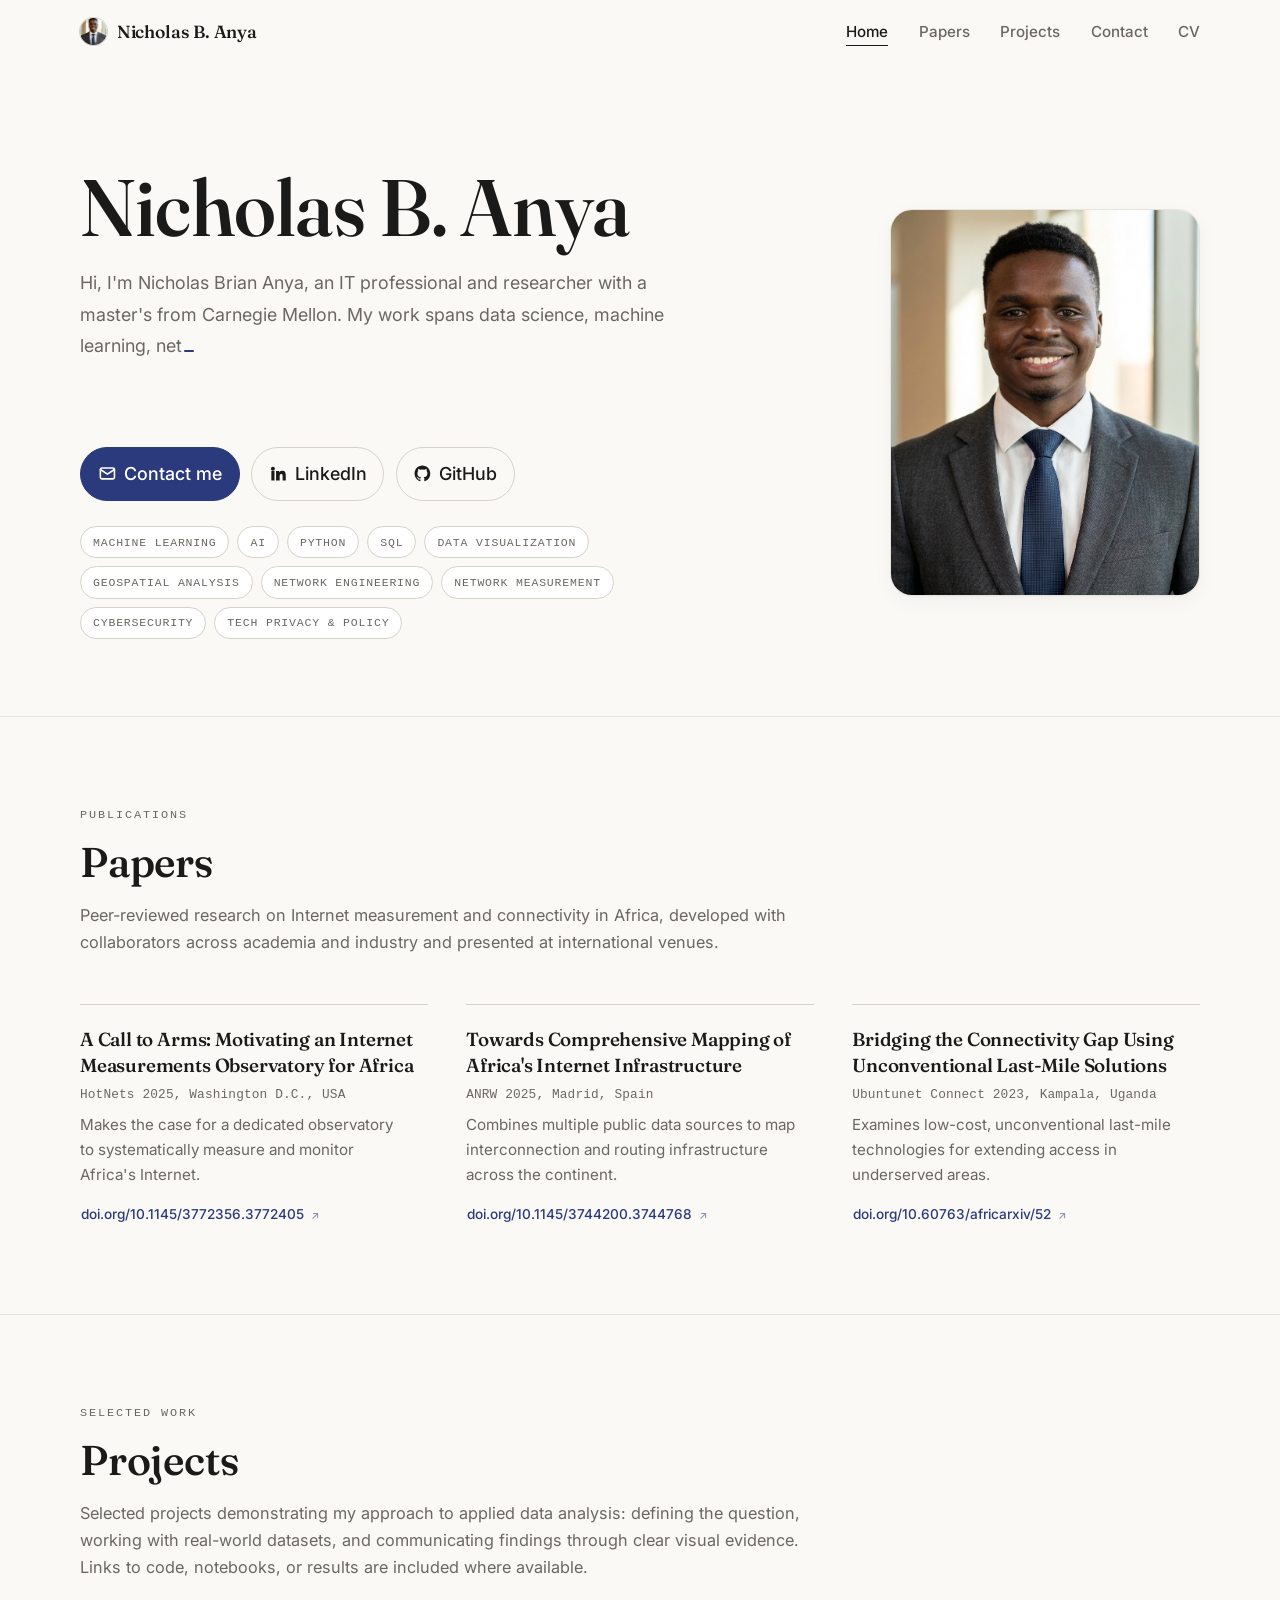
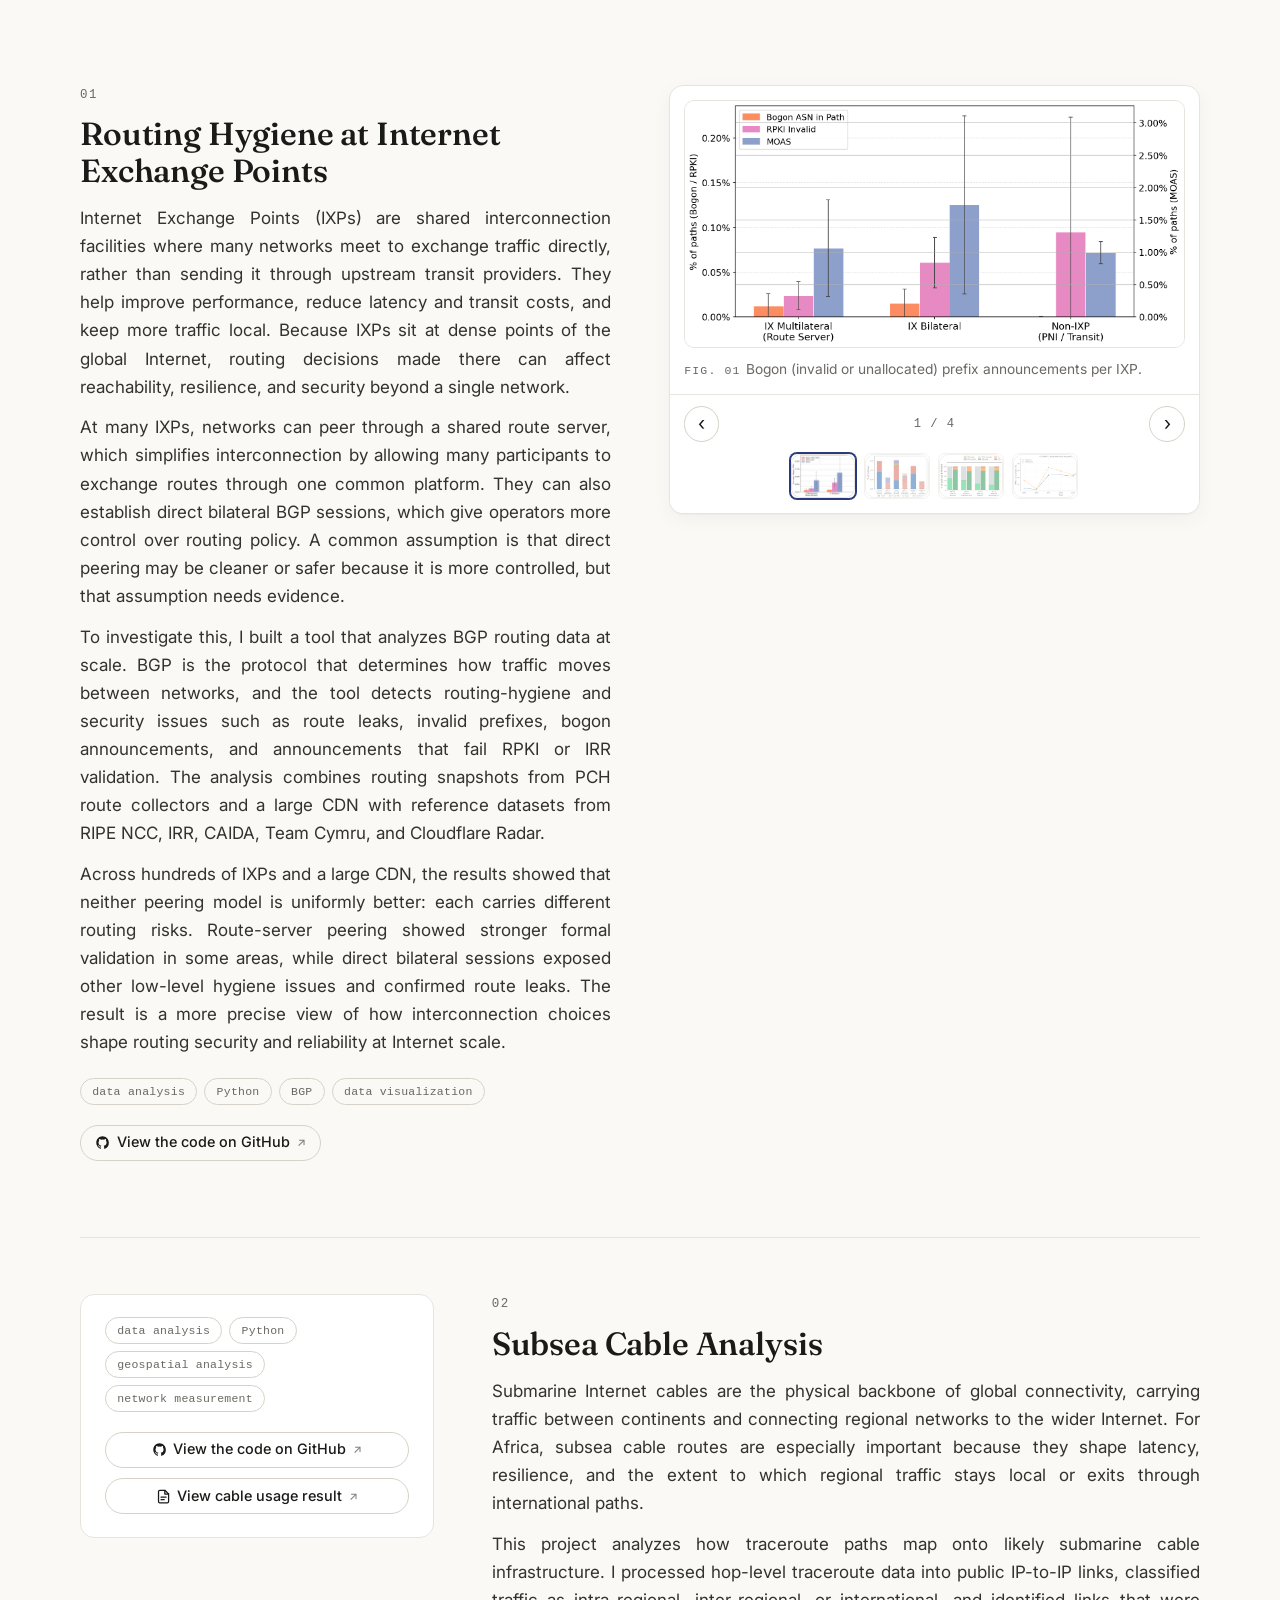
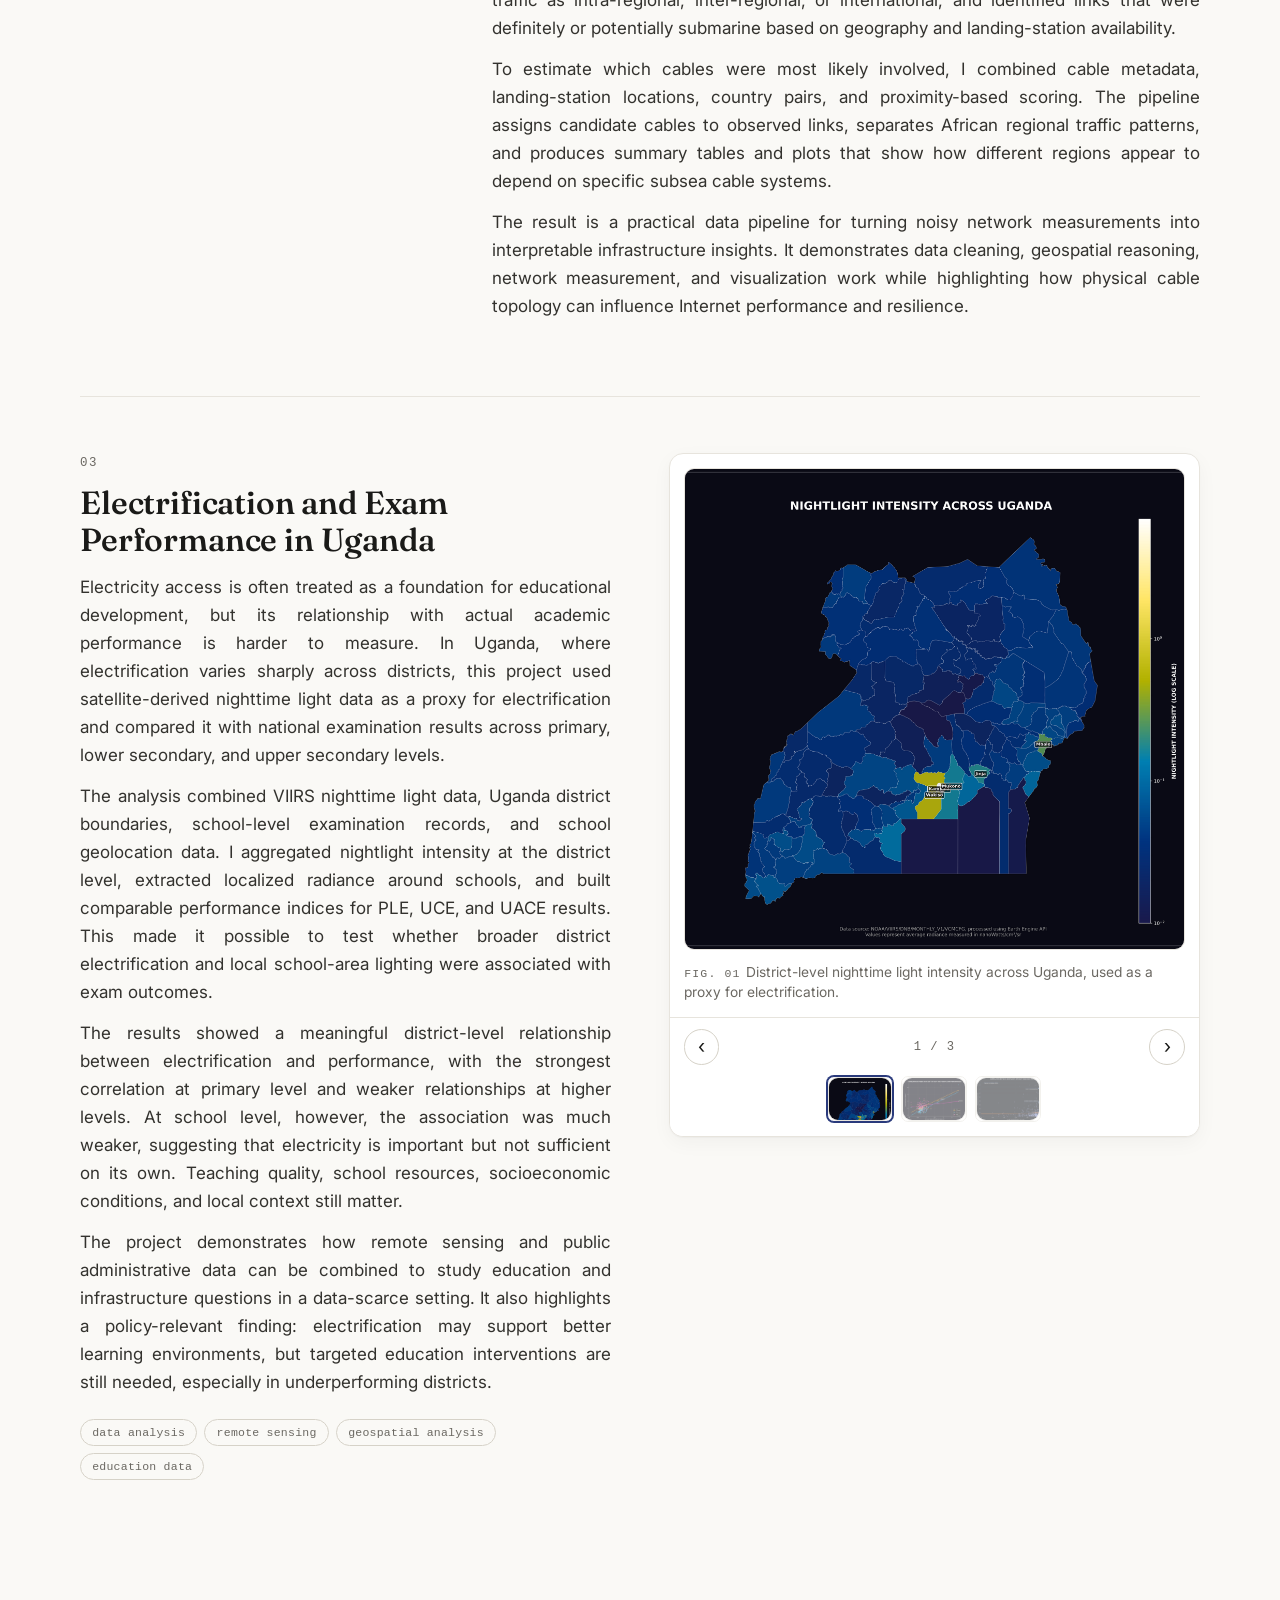
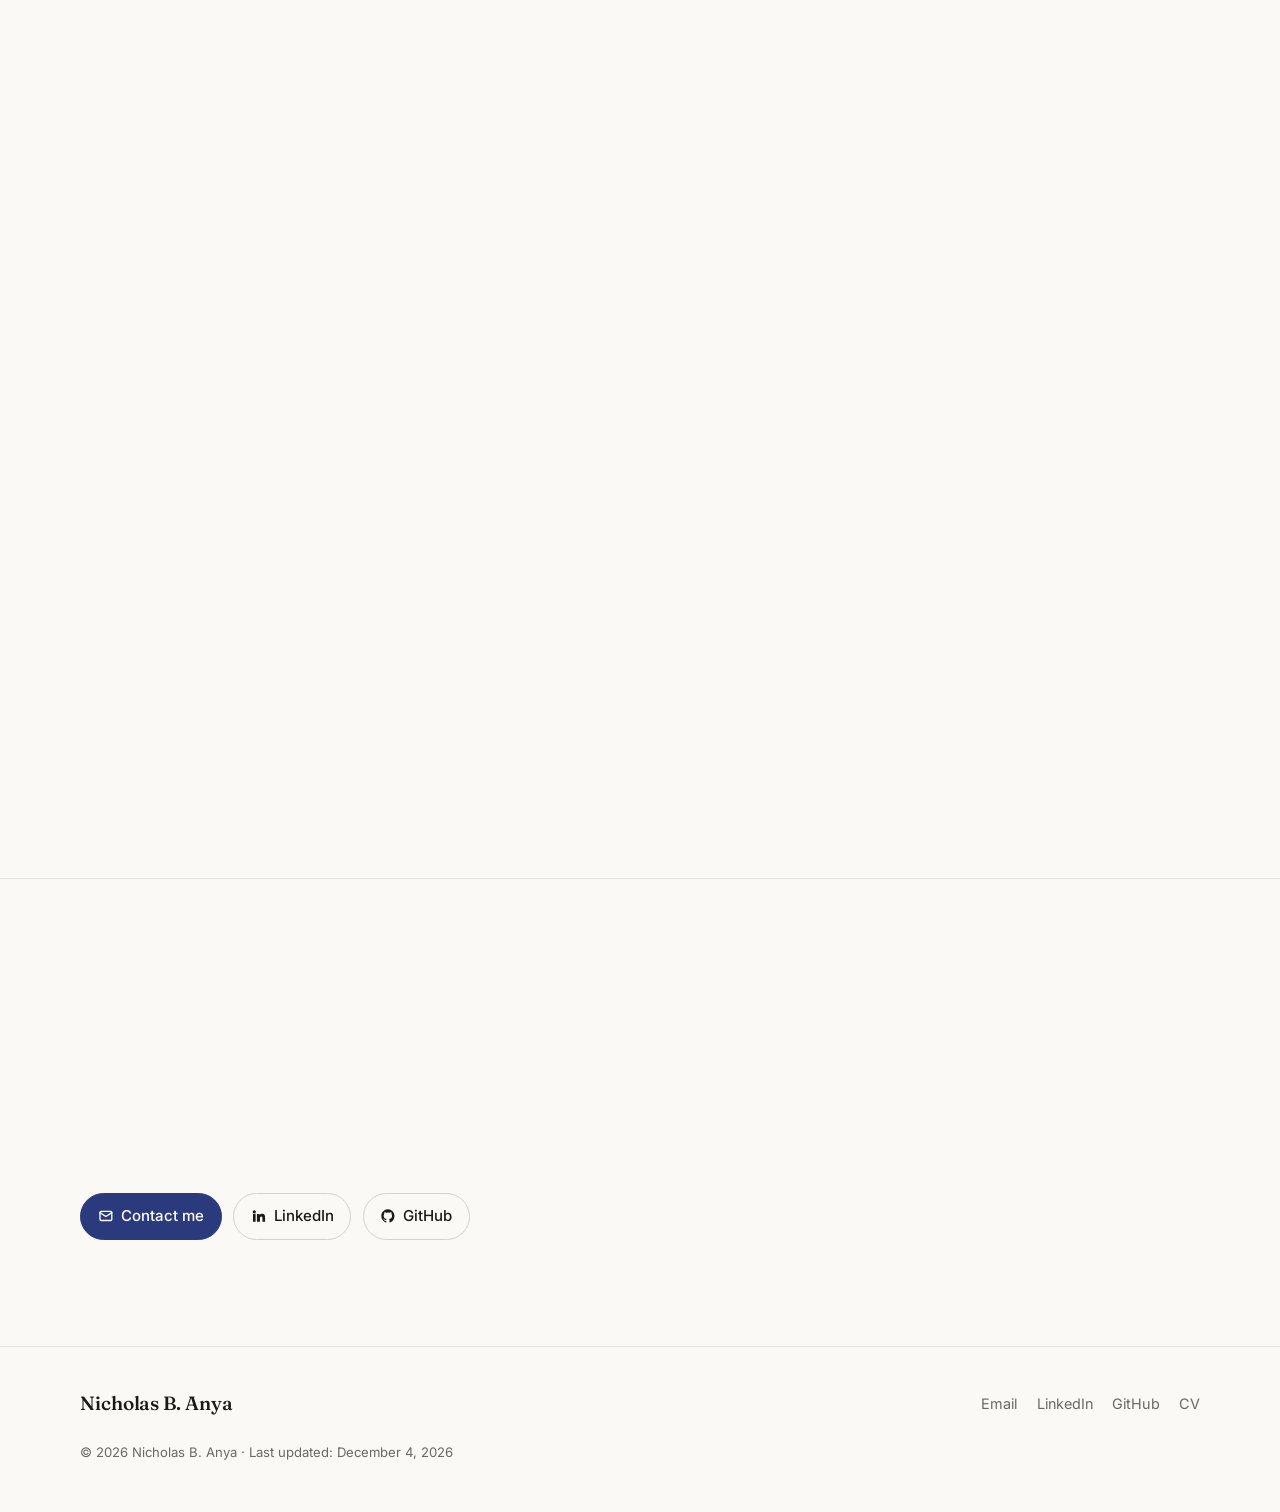
<file: index.html>
<!DOCTYPE html>
<html lang="en">
  <head>
    <meta charset="UTF-8" />
    <meta name="viewport" content="width=device-width, initial-scale=1.0" />
    <title>Nicholas B. Anya</title>
    <meta
      name="description"
      content="Personal portfolio of Nicholas Brian Anya - IT professional with experience across data science, network engineering, telecommunications, and cybersecurity."
    />
    <meta property="og:title" content="Nicholas B. Anya" />
    <meta
      property="og:description"
      content="IT professional with experience across data science, network engineering, telecommunications, and cybersecurity."
    />
    <meta property="og:type" content="website" />
    <meta property="og:url" content="https://nicholasanya.github.io/" />
    <meta property="og:image" content="https://nicholasanya.github.io/assets/img/profile-photo.png" />
    <meta name="theme-color" content="#faf9f6" />
    <meta name="color-scheme" content="light" />
    <link rel="canonical" href="https://nicholasanya.github.io/" />
    <link rel="icon" type="image/png" href="assets/img/profile-photo.png" />
    <link rel="apple-touch-icon" href="assets/img/profile-photo.png" />
    <script type="application/ld+json">
      {
        "@context": "https://schema.org",
        "@type": "Person",
        "name": "Nicholas Brian Anya",
        "url": "https://nicholasanya.github.io/",
        "image": "https://nicholasanya.github.io/assets/img/profile-photo.png",
        "jobTitle": "IT Professional and Researcher",
        "alumniOf": ["Carnegie Mellon University", "Makerere University"],
        "knowsAbout": ["Data Science", "Network Engineering", "Telecommunications", "Cybersecurity"],
        "sameAs": [
          "https://linkedin.com/in/nbanya",
          "https://github.com/NicholasAnya"
        ]
      }
    </script>
    <link rel="preconnect" href="https://fonts.googleapis.com" />
    <link rel="preconnect" href="https://fonts.gstatic.com" crossorigin />
    <link
      href="https://fonts.googleapis.com/css2?family=Inter:wght@400;500;600;700&family=Fraunces:opsz,wght@9..144,450;9..144,550;9..144,600&display=swap"
      rel="stylesheet"
    />
    <link rel="stylesheet" href="assets/css/styles.css?v=20260917" />
  </head>
  <body>
    <a class="skip-link" href="#main">Skip to content</a>
    <header class="site-header">
      <div class="container nav-wrap">
        <a class="brand" href="index.html">
          <span class="brand-photo" aria-hidden="true"></span>
          <span>Nicholas B. Anya</span>
        </a>
        <nav aria-label="Primary">
          <ul class="nav-links">
            <li><a href="#top">Home</a></li>
            <li><a href="#publications">Papers</a></li>
            <li><a href="#projects">Projects</a></li>
            <li><a href="#contact">Contact</a></li>
            <li><a href="NicholasBrianCV.pdf" target="_blank" rel="noopener noreferrer">CV</a></li>
          </ul>
        </nav>
      </div>
      <div class="scroll-progress" aria-hidden="true"></div>
    </header>

    <main id="main">
      <section class="hero" id="top">
        <div class="container">
          <div class="intro">
            <div class="intro-text">
              <h1>Nicholas B. Anya</h1>
              <p data-typewriter>
                Hi, I'm Nicholas Brian Anya, an IT professional and researcher with a master's from Carnegie Mellon.
                My work spans data science, machine learning, network engineering, telecommunications,
                and cybersecurity, shaped by experience across Uganda, Rwanda, and the USA. Welcome,
                take a look around.
              </p>
              <p class="contact-links">
              <a class="btn-primary" href="mailto:anyanicholas@gmail.com">
                <svg class="icon" viewBox="0 0 24 24" aria-hidden="true" fill="none" stroke="currentColor" stroke-width="2" stroke-linecap="round" stroke-linejoin="round"><rect x="3" y="5" width="18" height="14" rx="2" /><path d="m3 7 9 6 9-6" /></svg>
                Contact me
              </a>
              <a href="https://linkedin.com/in/nbanya" target="_blank" rel="noopener noreferrer">
                <svg class="icon" viewBox="0 0 24 24" aria-hidden="true" fill="currentColor"><path d="M4.98 3.5a2.5 2.5 0 1 1 0 5 2.5 2.5 0 0 1 0-5zM3 9h4v12H3zM9 9h3.8v1.7h.05c.53-.95 1.83-1.95 3.77-1.95 4.03 0 4.78 2.5 4.78 5.75V21h-4v-5.3c0-1.26-.02-2.9-1.77-2.9-1.77 0-2.04 1.38-2.04 2.8V21H9z" /></svg>
                LinkedIn
              </a>
              <a href="https://github.com/NicholasAnya" target="_blank" rel="noopener noreferrer">
                <svg class="icon" viewBox="0 0 24 24" aria-hidden="true" fill="currentColor"><path d="M12 2C6.48 2 2 6.58 2 12.25c0 4.53 2.87 8.37 6.84 9.73.5.1.68-.22.68-.49 0-.24-.01-.88-.01-1.73-2.78.62-3.37-1.37-3.37-1.37-.45-1.18-1.11-1.5-1.11-1.5-.91-.64.07-.62.07-.62 1 .07 1.53 1.06 1.53 1.06.89 1.56 2.34 1.11 2.91.85.09-.66.35-1.11.63-1.37-2.22-.26-4.56-1.14-4.56-5.05 0-1.12.39-2.03 1.03-2.74-.1-.26-.45-1.3.1-2.71 0 0 .84-.27 2.75 1.05a9.34 9.34 0 0 1 5 0c1.91-1.32 2.75-1.05 2.75-1.05.55 1.41.2 2.45.1 2.71.64.71 1.03 1.62 1.03 2.74 0 3.92-2.34 4.78-4.57 5.04.36.32.68.94.68 1.9 0 1.37-.01 2.48-.01 2.82 0 .27.18.6.69.49A10.26 10.26 0 0 0 22 12.25C22 6.58 17.52 2 12 2z" /></svg>
                GitHub
              </a>
            </p>
            <ul class="skills-strip" aria-label="Core skills">
              <li>Machine learning</li>
              <li>AI</li>
              <li>Python</li>
              <li>SQL</li>
              <li>Data visualization</li>
              <li>Geospatial analysis</li>
              <li>Network engineering</li>
              <li>Network measurement</li>
              <li>Cybersecurity</li>
              <li>Tech privacy &amp; policy</li>
            </ul>
            </div>
            <div class="intro-media">
              <img
                class="intro-photo"
                src="assets/img/profile-photo.png"
                alt="Portrait of Nicholas Brian Anya"
                width="440"
                height="440"
                fetchpriority="high"
              />
            </div>
          </div>
        </div>
      </section>

      <section class="section" id="publications">
        <div class="container">
          <p class="kicker">Publications</p>
          <h2>Papers</h2>
          <p class="section-note">
            Peer-reviewed research on Internet measurement and connectivity in Africa, developed
            with collaborators across academia and industry and presented at international venues.
          </p>
          <div class="papers-grid">
            <div class="entry">
              <div class="entry-title">
                A Call to Arms: Motivating an Internet Measurements Observatory for Africa
              </div>
              <div class="entry-meta">HotNets 2025, Washington D.C., USA</div>
              <p class="entry-summary">
                Makes the case for a dedicated observatory to systematically measure and monitor
                Africa's Internet.
              </p>
              <div class="entry-links">
                <a href="https://doi.org/10.1145/3772356.3772405" target="_blank" rel="noopener noreferrer"
                  >doi.org/10.1145/3772356.3772405</a
                >
              </div>
            </div>

            <div class="entry">
              <div class="entry-title">
                Towards Comprehensive Mapping of Africa's Internet Infrastructure
              </div>
              <div class="entry-meta">ANRW 2025, Madrid, Spain</div>
              <p class="entry-summary">
                Combines multiple public data sources to map interconnection and routing
                infrastructure across the continent.
              </p>
              <div class="entry-links">
                <a href="https://doi.org/10.1145/3744200.3744768" target="_blank" rel="noopener noreferrer"
                  >doi.org/10.1145/3744200.3744768</a
                >
              </div>
            </div>

            <div class="entry">
              <div class="entry-title">
                Bridging the Connectivity Gap Using Unconventional Last-Mile Solutions
              </div>
              <div class="entry-meta">Ubuntunet Connect 2023, Kampala, Uganda</div>
              <p class="entry-summary">
                Examines low-cost, unconventional last-mile technologies for extending access in
                underserved areas.
              </p>
              <div class="entry-links">
                <a href="https://doi.org/10.60763/africarxiv/52" target="_blank" rel="noopener noreferrer"
                  >doi.org/10.60763/africarxiv/52</a
                >
              </div>
            </div>
          </div>
        </div>
      </section>

      <section class="section" id="projects">
        <div class="container">
          <p class="kicker">Selected Work</p>
          <h2>Projects</h2>
          <p class="section-note">
            Selected projects demonstrating my approach to applied data analysis: defining the
            question, working with real-world datasets, and communicating findings through clear
            visual evidence. Links to code, notebooks, or results are included where available.
          </p>
          <div id="projects-list"></div>
        </div>
      </section>

      <section class="section" id="contact">
        <div class="container">
          <p class="kicker">Contact</p>
          <h2>Get in touch</h2>
          <p class="section-note">
            I'm open to data science and research opportunities, collaborations, and conversations
            about networks, measurement, and data for public impact. Email is the fastest way to
            reach me.
          </p>
          <p class="contact-links">
            <a class="btn-primary" href="mailto:anyanicholas@gmail.com">
              <svg class="icon" viewBox="0 0 24 24" aria-hidden="true" fill="none" stroke="currentColor" stroke-width="2" stroke-linecap="round" stroke-linejoin="round"><rect x="3" y="5" width="18" height="14" rx="2" /><path d="m3 7 9 6 9-6" /></svg>
              Contact me
            </a>
            <a href="https://linkedin.com/in/nbanya" target="_blank" rel="noopener noreferrer">
              <svg class="icon" viewBox="0 0 24 24" aria-hidden="true" fill="currentColor"><path d="M4.98 3.5a2.5 2.5 0 1 1 0 5 2.5 2.5 0 0 1 0-5zM3 9h4v12H3zM9 9h3.8v1.7h.05c.53-.95 1.83-1.95 3.77-1.95 4.03 0 4.78 2.5 4.78 5.75V21h-4v-5.3c0-1.26-.02-2.9-1.77-2.9-1.77 0-2.04 1.38-2.04 2.8V21H9z" /></svg>
              LinkedIn
            </a>
            <a href="https://github.com/NicholasAnya" target="_blank" rel="noopener noreferrer">
              <svg class="icon" viewBox="0 0 24 24" aria-hidden="true" fill="currentColor"><path d="M12 2C6.48 2 2 6.58 2 12.25c0 4.53 2.87 8.37 6.84 9.73.5.1.68-.22.68-.49 0-.24-.01-.88-.01-1.73-2.78.62-3.37-1.37-3.37-1.37-.45-1.18-1.11-1.5-1.11-1.5-.91-.64.07-.62.07-.62 1 .07 1.53 1.06 1.53 1.06.89 1.56 2.34 1.11 2.91.85.09-.66.35-1.11.63-1.37-2.22-.26-4.56-1.14-4.56-5.05 0-1.12.39-2.03 1.03-2.74-.1-.26-.45-1.3.1-2.71 0 0 .84-.27 2.75 1.05a9.34 9.34 0 0 1 5 0c1.91-1.32 2.75-1.05 2.75-1.05.55 1.41.2 2.45.1 2.71.64.71 1.03 1.62 1.03 2.74 0 3.92-2.34 4.78-4.57 5.04.36.32.68.94.68 1.9 0 1.37-.01 2.48-.01 2.82 0 .27.18.6.69.49A10.26 10.26 0 0 0 22 12.25C22 6.58 17.52 2 12 2z" /></svg>
              GitHub
            </a>
          </p>
        </div>
      </section>
    </main>

    <footer class="site-footer">
      <div class="container footer-wrap">
        <div class="footer-brand">Nicholas B. Anya</div>
        <nav class="footer-links" aria-label="Footer">
          <a href="mailto:anyanicholas@gmail.com">Email</a>
          <a href="https://linkedin.com/in/nbanya" target="_blank" rel="noopener noreferrer">LinkedIn</a>
          <a href="https://github.com/NicholasAnya" target="_blank" rel="noopener noreferrer">GitHub</a>
          <a href="NicholasBrianCV.pdf" target="_blank" rel="noopener noreferrer">CV</a>
        </nav>
        <div class="footer-note">
          &copy; <span id="footer-year"></span> Nicholas B. Anya &middot; Last updated:
          <span id="last-updated"></span>
        </div>
      </div>
    </footer>

    <script src="assets/js/main.js?v=20260917"></script>
    <script
      data-goatcounter="https://nicholasanya.goatcounter.com/count"
      async
      src="https://gc.zgo.at/count.js"
    ></script>
  </body>
</html>
</file>
<file: assets/css/styles.css>
:root {
  --bg: #faf9f6;
  --surface: #ffffff;
  --surface-soft: #f3f1ec;
  --text: #1a1a18;
  --muted: #6b6862;
  --line: #e7e4dd;
  --line-strong: #d6d2c8;
  --accent: #2a3a7c;
  --accent-strong: #1c2a5e;
  --accent-soft: #edeef6;
  --accent-2: #4a6fa5;
  --link: #2a3a7c;
  --link-hover: #1c2a5e;
  --shadow-soft: 0 1px 2px rgba(26, 26, 24, 0.04), 0 6px 20px rgba(26, 26, 24, 0.04);
  --radius: 14px;
  --max-width: 1120px;
  --content-width: 760px;
  --ease: 200ms cubic-bezier(0.3, 0.7, 0.4, 1);
  --font-body: "Inter", -apple-system, BlinkMacSystemFont, "Segoe UI", Roboto, sans-serif;
  --font-display: "Fraunces", "Iowan Old Style", Georgia, serif;
  --font-mono: ui-monospace, "SF Mono", SFMono-Regular, Menlo, Consolas, monospace;
}

*,
*::before,
*::after {
  box-sizing: border-box;
}

html {
  scroll-behavior: smooth;
  scroll-padding-top: 84px;
}

html,
body {
  margin: 0;
  padding: 0;
}

body {
  font-family: var(--font-body);
  background: var(--bg);
  color: var(--text);
  line-height: 1.65;
  font-size: 1.0625rem;
  -webkit-font-smoothing: antialiased;
  text-rendering: optimizeLegibility;
}

::selection {
  background: var(--accent);
  color: #fff;
}

.skip-link {
  position: fixed;
  top: 0.7rem;
  left: 0.7rem;
  z-index: 100;
  padding: 0.6rem 1rem;
  background: var(--text);
  color: #fff;
  border-radius: 8px;
  font-size: 0.9rem;
  font-weight: 500;
  transform: translateY(-250%);
}

.skip-link:focus-visible {
  transform: none;
  text-decoration: none;
}

:focus-visible {
  outline: 2px solid var(--accent);
  outline-offset: 3px;
  border-radius: 4px;
}

.container {
  width: min(100% - 2.5rem, var(--max-width));
  margin: 0 auto;
}

a {
  color: var(--link);
  text-decoration: none;
  transition: color var(--ease), border-color var(--ease), background-color var(--ease),
    box-shadow var(--ease), transform var(--ease), opacity var(--ease);
}

a:hover {
  color: var(--link-hover);
  text-decoration: underline;
}

img {
  max-width: 100%;
  display: block;
}

/* Header / nav */
.site-header {
  position: sticky;
  top: 0;
  z-index: 10;
  background: rgba(250, 249, 246, 0.82);
  border-bottom: 1px solid transparent;
  backdrop-filter: blur(14px) saturate(1.3);
  -webkit-backdrop-filter: blur(14px) saturate(1.3);
  transition: border-color var(--ease), background-color var(--ease);
}

.site-header.is-scrolled {
  background: rgba(250, 249, 246, 0.92);
  border-bottom-color: var(--line);
}

.scroll-progress {
  position: absolute;
  left: 0;
  bottom: -1px;
  width: 100%;
  height: 2px;
  background: linear-gradient(90deg, var(--accent), var(--accent-2));
  transform: scaleX(0);
  transform-origin: left;
  pointer-events: none;
}

.nav-wrap {
  display: flex;
  justify-content: space-between;
  align-items: center;
  gap: 1rem;
  padding: 1.05rem 0;
  flex-wrap: wrap;
}

.brand {
  display: inline-flex;
  align-items: center;
  gap: 0.6rem;
  font-family: var(--font-display);
  font-weight: 550;
  font-size: 1.1rem;
  color: var(--text);
  letter-spacing: -0.005em;
}

.brand-photo {
  display: block;
  width: 27px;
  height: 27px;
  border-radius: 999px;
  background-image: url("../img/profile-photo.png");
  background-position: center;
  background-size: cover;
  box-shadow: 0 0 0 1px var(--line-strong);
  flex: none;
}

.brand:hover {
  color: var(--text);
  text-decoration: none;
}

.nav-links {
  list-style: none;
  margin: 0;
  padding: 0;
  display: flex;
  gap: clamp(1rem, 2.5vw, 1.9rem);
  align-items: center;
}

.nav-links a {
  display: inline-flex;
  align-items: center;
  color: var(--muted);
  font-size: 0.95rem;
  font-weight: 500;
  line-height: 1;
  padding: 0.4rem 0;
  border-bottom: 1px solid transparent;
}

.nav-links a:hover {
  color: var(--text);
  text-decoration: none;
  border-bottom-color: var(--line-strong);
}

.nav-links a.is-active {
  color: var(--text);
  border-bottom-color: var(--text);
}

/* Typography */
h1,
h2,
h3 {
  margin: 0;
  color: var(--text);
  text-wrap: balance;
}

h1 {
  font-family: var(--font-display);
  font-weight: 550;
  font-size: clamp(3rem, 7vw, 5rem);
  line-height: 1.02;
  letter-spacing: -0.01em;
  margin-bottom: 0.65rem;
}

h2 {
  font-family: var(--font-display);
  font-weight: 550;
  font-size: clamp(2rem, 3.5vw, 2.6rem);
  line-height: 1.1;
  letter-spacing: -0.005em;
  margin-bottom: 1rem;
}

h3 {
  font-weight: 600;
  font-size: 1rem;
  line-height: 1.3;
  margin-bottom: 0.1rem;
}

p {
  margin: 0 0 1rem;
  text-wrap: pretty;
}

.kicker {
  font-family: var(--font-mono);
  font-size: 0.74rem;
  font-weight: 500;
  text-transform: uppercase;
  letter-spacing: 0.16em;
  color: var(--muted);
  margin: 0 0 0.9rem;
}

/* Hero */
.hero {
  position: relative;
  border-bottom: 1px solid var(--line);
}

.intro {
  position: relative;
  width: 100%;
  padding: clamp(3.5rem, 8vw, 7rem) 0 clamp(3rem, 6vw, 5.5rem);
  display: flex;
  flex-direction: column;
  align-items: center;
  text-align: center;
  gap: 1.6rem;
}

/* Staggered entrance on load */
@keyframes rise {
  from {
    opacity: 0;
    transform: translateY(18px);
  }
  to {
    opacity: 1;
    transform: none;
  }
}

.intro-media {
  animation: rise 700ms cubic-bezier(0.2, 0.6, 0.3, 1) both;
}

.intro-text > h1 {
  animation: rise 700ms cubic-bezier(0.2, 0.6, 0.3, 1) 90ms both;
}

.intro-text > p:not(.contact-links) {
  animation: rise 700ms cubic-bezier(0.2, 0.6, 0.3, 1) 180ms both;
}

.intro-text > .contact-links {
  animation: rise 700ms cubic-bezier(0.2, 0.6, 0.3, 1) 270ms both;
}

.skills-strip {
  list-style: none;
  display: flex;
  flex-wrap: wrap;
  justify-content: center;
  gap: 0.5rem;
  margin: 0.4rem 0 0;
  padding: 0;
}

.intro-text > .skills-strip {
  animation: rise 700ms cubic-bezier(0.2, 0.6, 0.3, 1) 360ms both;
}

.skills-strip li {
  font-family: var(--font-mono);
  font-size: 0.72rem;
  letter-spacing: 0.07em;
  text-transform: uppercase;
  color: var(--muted);
  border: 1px solid var(--line-strong);
  border-radius: 999px;
  padding: 0.35rem 0.75rem;
  background: var(--surface);
}

.intro-media {
  order: -1;
  display: flex;
  justify-content: center;
}

.intro-photo {
  width: clamp(200px, 46vw, 250px);
  aspect-ratio: 4 / 5;
  height: auto;
  object-fit: cover;
  border-radius: 22px;
  border: 1px solid var(--line);
  box-shadow: var(--shadow-soft);
}

.intro-text {
  display: flex;
  flex-direction: column;
  align-items: center;
  gap: 1.2rem;
}

/* Typewriter intro */
[data-typewriter] {
  position: relative;
}

.type-ghost {
  visibility: hidden;
}

.type-live {
  position: absolute;
  inset: 0;
  text-align: inherit;
}

.type-cursor {
  display: inline-block;
  width: 0.55em;
  height: 0.13em;
  margin-left: 0.12em;
  background: var(--accent);
  border-radius: 1px;
  vertical-align: baseline;
  animation: cursor-blink 1.1s steps(1) infinite;
}

@keyframes cursor-blink {
  50% {
    opacity: 0;
  }
}

.intro-text h1 {
  margin-bottom: 0;
}

.intro p {
  color: var(--muted);
  max-width: 56ch;
  font-size: clamp(1.08rem, 1.4vw, 1.2rem);
  line-height: 1.75;
  margin: 0;
}

.intro .contact-links {
  justify-content: center;
  margin-top: 0.2rem;
}

@media (min-width: 760px) {
  .intro {
    display: grid;
    grid-template-columns: minmax(0, 1.2fr) minmax(0, 0.8fr);
    align-items: center;
    column-gap: clamp(3rem, 6vw, 6rem);
    text-align: left;
  }

  .intro-media {
    order: 0;
    justify-content: flex-end;
  }

  .intro-photo {
    width: clamp(240px, 26vw, 310px);
  }

  .intro-text {
    align-items: flex-start;
  }

  .intro .contact-links {
    justify-content: flex-start;
  }

  .intro .skills-strip {
    justify-content: flex-start;
  }
}

.contact-links {
  margin-top: 1.4rem;
  display: flex;
  flex-wrap: wrap;
  gap: 0.7rem;
  font-size: 0.94rem;
}

.contact-links a {
  display: inline-flex;
  align-items: center;
  gap: 0.45rem;
  padding: 0.65rem 1.05rem;
  border: 1px solid var(--line-strong);
  border-radius: 999px;
  background: transparent;
  color: var(--text);
  font-weight: 500;
}

.contact-links a:hover {
  border-color: var(--text);
  color: var(--text);
  text-decoration: none;
}

.contact-links a.btn-primary {
  background: var(--accent);
  border-color: var(--accent);
  color: #fff;
}

.contact-links a.btn-primary:hover {
  background: var(--accent-strong);
  border-color: var(--accent-strong);
  color: #fff;
}

.icon {
  width: 1.05em;
  height: 1.05em;
  flex: none;
}

/* Sections */
.section {
  padding: clamp(3.5rem, 7vw, 6rem) 0;
}

.section + .section {
  border-top: 1px solid var(--line);
}

.section-note {
  color: var(--muted);
  margin: 0 0 clamp(2rem, 4vw, 3rem);
  max-width: 72ch;
  font-size: 1.02rem;
}

.entry {
  margin-bottom: 1.25rem;
}

.entry:last-child {
  margin-bottom: 0;
}

.entry-title {
  font-weight: 600;
  font-size: 1.02rem;
  letter-spacing: -0.01em;
}

.entry-meta {
  color: var(--muted);
  font-family: var(--font-mono);
  font-size: 0.8rem;
  letter-spacing: 0.01em;
  margin: 0.35rem 0 0.35rem;
}

.entry p {
  margin: 0.8rem 0 0;
  max-width: 74ch;
}

/* Scroll reveal */
[data-reveal] {
  opacity: 0;
  transform: translateY(16px);
  transition: opacity 600ms cubic-bezier(0.2, 0.6, 0.3, 1), transform 600ms cubic-bezier(0.2, 0.6, 0.3, 1);
}

[data-reveal].is-visible {
  opacity: 1;
  transform: none;
}

/* Projects: hairline-separated editorial entries */
#projects-list {
  display: grid;
  gap: 0;
  counter-reset: project;
}

.project-card {
  position: relative;
  padding: clamp(2.2rem, 4.5vw, 3.5rem) 0;
  border: 0;
  background: transparent;
  counter-increment: project;
}

.project-card .project-main::before {
  content: counter(project, decimal-leading-zero);
  display: block;
  font-family: var(--font-mono);
  font-size: 0.78rem;
  letter-spacing: 0.12em;
  color: var(--muted);
  margin-bottom: 0.7rem;
}

.project-card + .project-card {
  border-top: 1px solid var(--line);
}

.project-card .entry-title {
  font-family: var(--font-display);
  font-weight: 550;
  font-size: clamp(1.6rem, 2.6vw, 2rem);
  line-height: 1.15;
  letter-spacing: -0.005em;
}

.entry-body {
  margin-top: 0.9rem;
}

.project-card .entry-body {
  text-align: justify;
  -webkit-hyphens: auto;
  hyphens: auto;
}

.project-card .entry-body p {
  color: #33322e;
}

.project-main {
  min-width: 0;
}

.project-meta {
  margin-top: 1.4rem;
}

.project-meta > :first-child {
  margin-top: 0;
}

/* Two-column case-study layout on wider screens */
@media (min-width: 880px) {
  .project-card {
    display: grid;
    grid-template-columns: minmax(0, 1fr) minmax(0, 1fr);
    column-gap: clamp(2.5rem, 4.5vw, 4.5rem);
    row-gap: 0;
    align-items: start;
  }

  .project-card .project-main {
    grid-column: 1;
  }

  .project-card .project-meta {
    grid-column: 1;
  }

  .project-card.has-figures .project-figures {
    grid-column: 2;
    grid-row: 1 / span 2;
    align-self: start;
    position: sticky;
    top: 96px;
    margin: 0;
  }

  .project-card:not(.has-figures) {
    grid-template-columns: minmax(0, 1.7fr) minmax(0, 0.85fr);
  }

  .project-card:not(.has-figures) .project-meta {
    grid-column: 2;
    grid-row: 1 / -1;
    align-self: start;
    position: sticky;
    top: 96px;
    margin-top: 0;
    padding: 1.4rem 1.5rem;
    border: 1px solid var(--line);
    border-radius: var(--radius);
    background: var(--surface);
  }

  .project-card:not(.has-figures) .project-meta .entry-links {
    flex-direction: column;
    align-items: stretch;
  }

  .project-card:not(.has-figures) .project-meta .entry-links a {
    justify-content: center;
  }

  /* Alternate orientation for editorial rhythm */
  .project-card:nth-child(even).has-figures .project-figures {
    grid-column: 1;
    grid-row: 1 / span 2;
  }

  .project-card:nth-child(even).has-figures .project-main,
  .project-card:nth-child(even).has-figures .project-meta {
    grid-column: 2;
  }

  .project-card:nth-child(even):not(.has-figures) {
    grid-template-columns: minmax(0, 0.85fr) minmax(0, 1.7fr);
  }

  .project-card:nth-child(even):not(.has-figures) .project-meta {
    grid-column: 1;
    grid-row: 1 / -1;
  }

  .project-card:nth-child(even):not(.has-figures) .project-main {
    grid-column: 2;
  }
}

/* Papers */
.papers-grid {
  display: grid;
  grid-template-columns: repeat(auto-fit, minmax(280px, 1fr));
  gap: clamp(1.25rem, 3vw, 2.5rem);
}

.papers-grid .entry {
  margin: 0;
  padding: 1.4rem 0 0;
  border: 0;
  border-top: 1px solid var(--line-strong);
  border-radius: 0;
  background: transparent;
}

.papers-grid .entry-title {
  font-family: var(--font-display);
  font-weight: 550;
  font-size: 1.18rem;
  line-height: 1.35;
}

.entry-summary {
  color: var(--muted);
  font-size: 0.95rem;
  line-height: 1.65;
  max-width: 62ch;
}

.papers-grid .entry-summary {
  margin: 0.45rem 0 0.55rem;
}

/* Project figures / carousel */
.project-figures {
  margin: 1.4rem 0 0.8rem;
  border: 1px solid var(--line);
  border-radius: var(--radius);
  background: var(--surface);
  box-shadow: var(--shadow-soft);
  overflow: hidden;
}

.project-figures:focus-visible {
  outline: 2px solid var(--accent);
  outline-offset: 2px;
}

.project-figures figure {
  margin: 0;
  animation: figure-in 320ms cubic-bezier(0.2, 0.6, 0.3, 1);
}

@keyframes figure-in {
  from {
    opacity: 0;
    transform: translateY(6px);
  }
  to {
    opacity: 1;
    transform: none;
  }
}

.figure-track {
  padding: 0.9rem;
}

.project-figures img {
  width: 100%;
  height: auto;
  max-height: 560px;
  object-fit: contain;
  border: 1px solid var(--line);
  border-radius: 10px;
  background: #fff;
  cursor: zoom-in;
  transition: transform var(--ease);
}

.figure-track img:hover {
  transform: scale(1.012);
}

.project-figures figcaption {
  margin-top: 0.7rem;
  color: var(--muted);
  font-size: 0.86rem;
  line-height: 1.5;
}

.fig-label {
  font-family: var(--font-mono);
  font-size: 0.72rem;
  letter-spacing: 0.1em;
  text-transform: uppercase;
  color: var(--muted);
  margin-right: 0.45em;
}

/* Lightbox */
.lightbox[hidden] {
  display: none;
}

.lightbox {
  position: fixed;
  inset: 0;
  z-index: 50;
  display: flex;
  align-items: center;
  justify-content: center;
  padding: clamp(1rem, 4vw, 3rem);
  background: rgba(26, 26, 24, 0.88);
  backdrop-filter: blur(8px);
  -webkit-backdrop-filter: blur(8px);
  opacity: 0;
  transition: opacity 240ms ease;
  cursor: zoom-out;
}

.lightbox.is-open {
  opacity: 1;
}

.lightbox figure {
  margin: 0;
  max-width: min(1400px, 100%);
  max-height: 100%;
  transform: scale(0.965);
  transition: transform 240ms cubic-bezier(0.2, 0.6, 0.3, 1);
}

.lightbox.is-open figure {
  transform: none;
}

.lightbox img {
  max-width: 100%;
  max-height: 82vh;
  width: auto;
  height: auto;
  margin: 0 auto;
  object-fit: contain;
  border-radius: 10px;
  background: #fff;
}

.lightbox figcaption {
  color: #d6d2c8;
  text-align: center;
  margin-top: 0.9rem;
  font-size: 0.92rem;
  line-height: 1.5;
}

.lightbox .fig-label {
  color: #a8a49a;
}

.lightbox-close {
  position: absolute;
  top: 1rem;
  right: 1rem;
  appearance: none;
  border: 1px solid rgba(255, 255, 255, 0.3);
  border-radius: 999px;
  background: transparent;
  color: #fff;
  width: 2.6rem;
  height: 2.6rem;
  font-size: 1.3rem;
  line-height: 1;
  cursor: pointer;
  display: inline-flex;
  align-items: center;
  justify-content: center;
  transition: background-color var(--ease), border-color var(--ease);
}

.lightbox-close:hover {
  background: rgba(255, 255, 255, 0.14);
  border-color: rgba(255, 255, 255, 0.6);
}

/* CV preview modal */
.cv-modal[hidden] {
  display: none;
}

.cv-modal {
  position: fixed;
  right: clamp(0.75rem, 2vw, 1.5rem);
  bottom: clamp(0.75rem, 2vw, 1.5rem);
  z-index: 60;
  width: min(500px, calc(100vw - 1.5rem));
  height: min(640px, 72vh);
  opacity: 0;
  transform: translateY(16px);
  transition: opacity 240ms ease, transform 240ms cubic-bezier(0.2, 0.6, 0.3, 1);
}

.cv-modal.is-open {
  opacity: 1;
  transform: none;
}

.cv-dialog {
  display: flex;
  flex-direction: column;
  width: 100%;
  height: 100%;
  background: var(--bg);
  border: 1px solid var(--line-strong);
  border-radius: var(--radius);
  overflow: hidden;
  box-shadow: 0 18px 60px rgba(26, 26, 24, 0.28);
}

.cv-dialog-header {
  display: flex;
  align-items: center;
  justify-content: space-between;
  gap: 1rem;
  padding: 0.7rem 0.9rem 0.7rem 1.2rem;
  border-bottom: 1px solid var(--line);
}

.cv-dialog-title {
  font-family: var(--font-display);
  font-weight: 550;
  font-size: 1.05rem;
}

.cv-dialog-actions {
  display: inline-flex;
  align-items: center;
  gap: 0.6rem;
}

.cv-close {
  appearance: none;
  border: 1px solid var(--line-strong);
  border-radius: 999px;
  background: transparent;
  color: var(--text);
  width: 2.4rem;
  height: 2.4rem;
  font-size: 1.2rem;
  line-height: 1;
  cursor: pointer;
  display: inline-flex;
  align-items: center;
  justify-content: center;
  transition: background-color var(--ease), border-color var(--ease);
}

.cv-close:hover {
  background: var(--surface-soft);
  border-color: var(--text);
}

.cv-frame {
  flex: 1;
  width: 100%;
  border: 0;
  background: #525659;
}

.figure-controls {
  display: flex;
  align-items: center;
  justify-content: space-between;
  gap: 1rem;
  padding: 0.7rem 0.9rem;
  border-top: 1px solid var(--line);
  background: var(--surface);
  color: var(--muted);
  font-size: 0.85rem;
}

.figure-control {
  appearance: none;
  border: 1px solid var(--line-strong);
  border-radius: 999px;
  background: transparent;
  color: var(--text);
  cursor: pointer;
  font: inherit;
  font-size: 1.2rem;
  line-height: 1;
  width: 2.2rem;
  height: 2.2rem;
  padding: 0;
  display: inline-flex;
  align-items: center;
  justify-content: center;
  transition: background-color var(--ease), border-color var(--ease), color var(--ease);
}

.figure-control:hover {
  border-color: var(--text);
  background: var(--text);
  color: var(--bg);
}

.figure-control:focus-visible {
  outline: 2px solid var(--accent);
  outline-offset: 2px;
}

.figure-count {
  flex: 1;
  text-align: center;
  font-family: var(--font-mono);
  font-size: 0.76rem;
  letter-spacing: 0.08em;
  text-transform: uppercase;
  font-variant-numeric: tabular-nums;
}

.figure-thumbs {
  display: flex;
  justify-content: center;
  flex-wrap: wrap;
  gap: 0.5rem;
  padding: 0 0.9rem 0.9rem;
  background: var(--surface);
}

.figure-thumb {
  appearance: none;
  width: 66px;
  height: 46px;
  padding: 0;
  border: 1px solid var(--line);
  border-radius: 7px;
  overflow: hidden;
  background: #fff;
  cursor: pointer;
  opacity: 0.5;
  transition: opacity var(--ease), border-color var(--ease), box-shadow var(--ease);
}

.figure-thumb img {
  display: block;
  width: 100%;
  height: 100%;
  object-fit: cover;
  object-position: top left;
}

.figure-thumb:hover {
  opacity: 0.85;
}

.figure-thumb.is-active {
  opacity: 1;
  border-color: var(--accent);
  box-shadow: 0 0 0 1px var(--accent);
}

/* Tags & links */
.entry-tags {
  margin-top: 1.2rem;
  display: flex;
  flex-wrap: wrap;
  gap: 0.45rem;
}

.tag {
  display: inline-flex;
  align-items: center;
  border: 1px solid var(--line-strong);
  border-radius: 999px;
  background: transparent;
  color: var(--muted);
  font-family: var(--font-mono);
  font-size: 0.72rem;
  font-weight: 500;
  letter-spacing: 0.02em;
  line-height: 1;
  padding: 0.42rem 0.7rem;
}

.entry-links {
  margin-top: 1.2rem;
  font-size: 0.9rem;
  display: flex;
  flex-wrap: wrap;
  gap: 0.65rem;
}

.entry-links a {
  display: inline-flex;
  align-items: center;
  gap: 0.4rem;
  padding: 0.55rem 0.9rem;
  border: 1px solid var(--line-strong);
  border-radius: 999px;
  background: transparent;
  color: var(--text);
  font-weight: 500;
  line-height: 1.15;
}

.entry-links a:hover {
  border-color: var(--text);
  color: var(--text);
  text-decoration: none;
}

.papers-grid .entry-links a {
  border-color: transparent;
  background: transparent;
  padding: 0;
  color: var(--link);
  font-size: 0.85rem;
}

.papers-grid .entry-links a:hover {
  background: transparent;
  text-decoration: underline;
}

.entry-links a[target="_blank"]::after {
  content: "\2197";
  font-size: 0.8em;
  opacity: 0.55;
  margin-left: 0.05em;
  transition: opacity var(--ease), transform var(--ease);
}

.entry-links a[target="_blank"]:hover::after {
  opacity: 1;
  transform: translate(1px, -1px);
}

.empty-state {
  color: var(--muted);
  font-style: italic;
}

/* Footer */
.site-footer {
  border-top: 1px solid var(--line);
  background: transparent;
}

.footer-wrap {
  padding: 2.6rem 0 3rem;
  display: flex;
  flex-wrap: wrap;
  align-items: center;
  justify-content: space-between;
  gap: 1rem;
}

.footer-brand {
  font-family: var(--font-display);
  font-weight: 550;
  font-size: 1.2rem;
  letter-spacing: -0.005em;
  color: var(--text);
}

.footer-links {
  display: flex;
  flex-wrap: wrap;
  gap: 0.4rem 1.2rem;
  font-size: 0.9rem;
}

.footer-links a {
  color: var(--muted);
  display: inline-flex;
  align-items: center;
  gap: 0.35rem;
}

.footer-links a:hover {
  color: var(--text);
  text-decoration: none;
}

.footer-note {
  width: 100%;
  color: var(--muted);
  font-size: 0.82rem;
  margin-top: 0.4rem;
}

/* Motion preferences */
@media (prefers-reduced-motion: reduce) {
  html {
    scroll-behavior: auto;
  }

  [data-reveal] {
    opacity: 1;
    transform: none;
    transition: none;
  }

  .project-figures figure,
  .intro-media,
  .intro-text > h1,
  .intro-text > p:not(.contact-links),
  .intro-text > .contact-links,
  .intro-text > .skills-strip {
    animation: none;
  }

  .type-cursor {
    animation: none !important;
  }

  *,
  *::before,
  *::after {
    transition-duration: 0.01ms !important;
    animation-duration: 0.01ms !important;
  }
}

@media (max-width: 540px) {
  .container {
    width: min(100% - 1.3rem, var(--max-width));
  }

  .nav-wrap {
    gap: 0.6rem;
    align-items: flex-start;
  }

  .nav-links {
    width: 100%;
    justify-content: flex-start;
    gap: 1rem;
  }

  .figure-track {
    padding: 0.5rem;
  }

  .project-figures img {
    max-height: 420px;
    border-radius: 8px;
  }

  .contact-links a {
    width: 100%;
    justify-content: center;
  }

  .footer-wrap {
    flex-direction: column;
    align-items: flex-start;
  }
}
</file>
